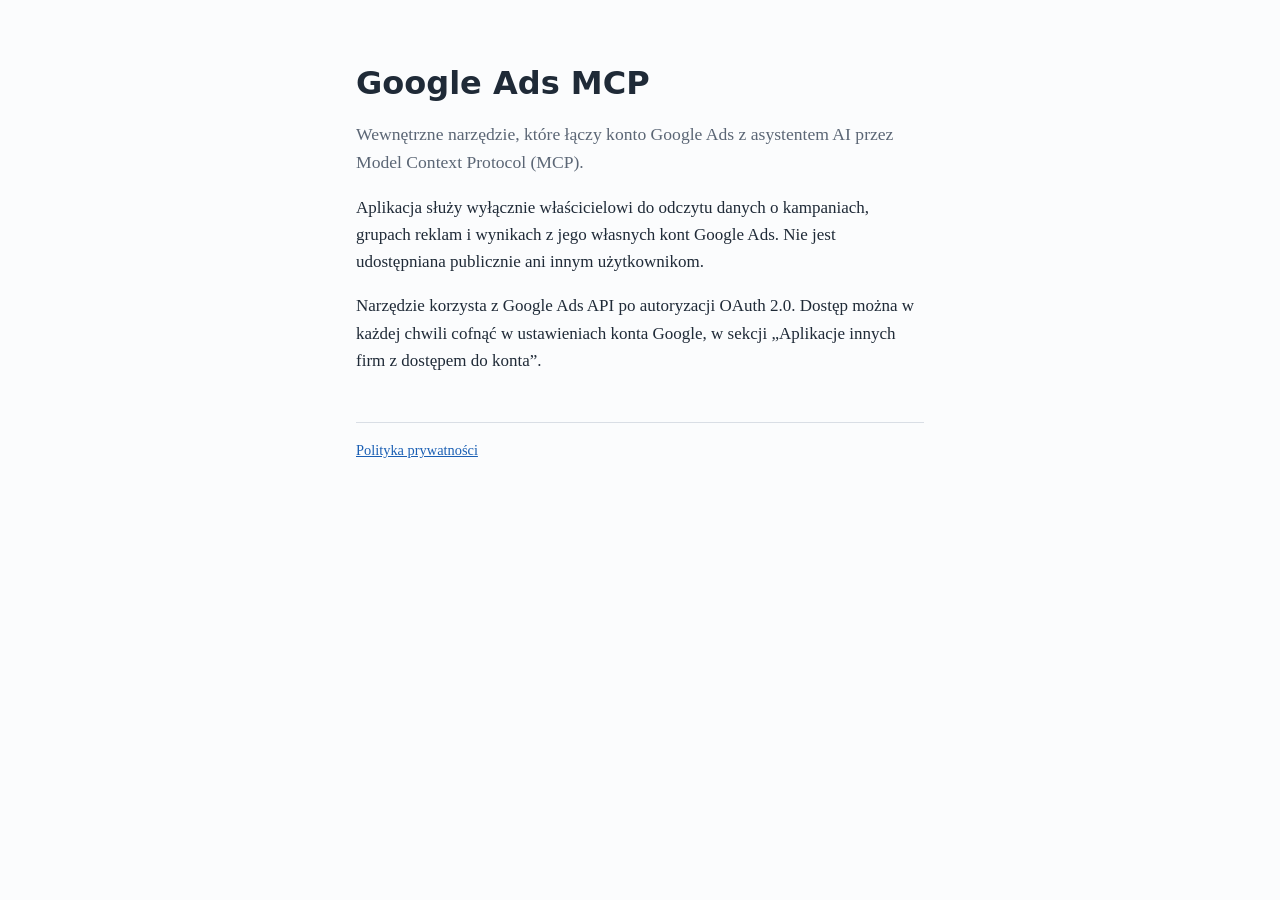
<file: index.html>
<!doctype html>
<html lang="pl">
<head>
<meta charset="utf-8">
<meta name="viewport" content="width=device-width, initial-scale=1">
<title>Google Ads MCP</title>
<link rel="stylesheet" href="style.css">
</head>
<body>
<main>
<h1>Google Ads MCP</h1>
<p class="lead">Wewnętrzne narzędzie, które łączy konto Google Ads z asystentem AI przez Model Context Protocol (MCP).</p>
<p>Aplikacja służy wyłącznie właścicielowi do odczytu danych o kampaniach, grupach reklam i wynikach z jego własnych kont Google Ads. Nie jest udostępniana publicznie ani innym użytkownikom.</p>
<p>Narzędzie korzysta z Google Ads API po autoryzacji OAuth 2.0. Dostęp można w każdej chwili cofnąć w ustawieniach konta Google, w sekcji „Aplikacje innych firm z dostępem do konta”.</p>
<footer><a href="privacy.html">Polityka prywatności</a></footer>
</main>
</body>
</html>
</file>
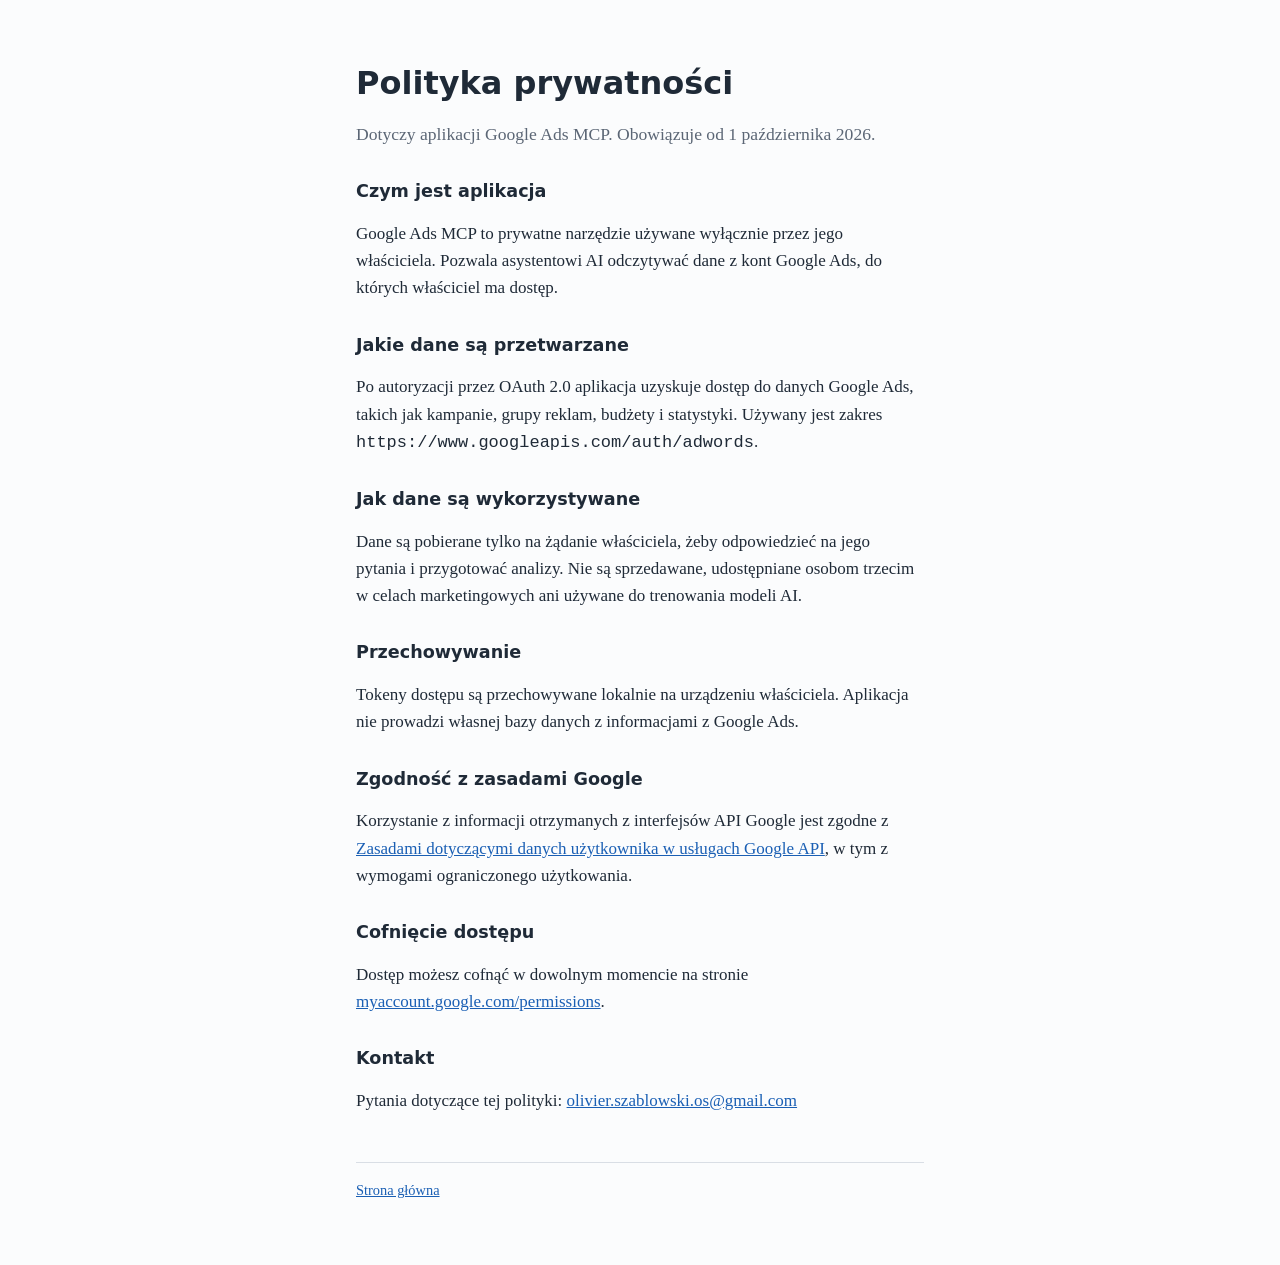
<file: privacy.html>
<!doctype html>
<html lang="pl">
<head>
<meta charset="utf-8">
<meta name="viewport" content="width=device-width, initial-scale=1">
<title>Polityka prywatności – Google Ads MCP</title>
<link rel="stylesheet" href="style.css">
</head>
<body>
<main>
<h1>Polityka prywatności</h1>
<p class="lead">Dotyczy aplikacji Google Ads MCP. Obowiązuje od 1 października 2026.</p>

<h2>Czym jest aplikacja</h2>
<p>Google Ads MCP to prywatne narzędzie używane wyłącznie przez jego właściciela. Pozwala asystentowi AI odczytywać dane z kont Google Ads, do których właściciel ma dostęp.</p>

<h2>Jakie dane są przetwarzane</h2>
<p>Po autoryzacji przez OAuth 2.0 aplikacja uzyskuje dostęp do danych Google Ads, takich jak kampanie, grupy reklam, budżety i statystyki. Używany jest zakres <code>https://www.googleapis.com/auth/adwords</code>.</p>

<h2>Jak dane są wykorzystywane</h2>
<p>Dane są pobierane tylko na żądanie właściciela, żeby odpowiedzieć na jego pytania i przygotować analizy. Nie są sprzedawane, udostępniane osobom trzecim w celach marketingowych ani używane do trenowania modeli AI.</p>

<h2>Przechowywanie</h2>
<p>Tokeny dostępu są przechowywane lokalnie na urządzeniu właściciela. Aplikacja nie prowadzi własnej bazy danych z informacjami z Google Ads.</p>

<h2>Zgodność z zasadami Google</h2>
<p>Korzystanie z informacji otrzymanych z interfejsów API Google jest zgodne z <a href="https://developers.google.com/terms/api-services-user-data-policy">Zasadami dotyczącymi danych użytkownika w usługach Google API</a>, w tym z wymogami ograniczonego użytkowania.</p>

<h2>Cofnięcie dostępu</h2>
<p>Dostęp możesz cofnąć w dowolnym momencie na stronie <a href="https://myaccount.google.com/permissions">myaccount.google.com/permissions</a>.</p>

<h2>Kontakt</h2>
<p>Pytania dotyczące tej polityki: <a href="mailto:olivier.szablowski.os@gmail.com">olivier.szablowski.os@gmail.com</a></p>

<footer><a href="index.html">Strona główna</a></footer>
</main>
</body>
</html>
</file>
<file: style.css>
:root{--ink:#1f2a37;--muted:#5b6675;--line:#d9dee5;--bg:#fbfcfd;--link:#1a5fb4}
@media (prefers-color-scheme:dark){:root{--ink:#e6e9ee;--muted:#a3acb8;--line:#33404f;--bg:#141a21;--link:#8ab4f8}}
*{box-sizing:border-box}
body{margin:0;background:var(--bg);color:var(--ink);font:17px/1.6 "Source Serif 4",Georgia,serif}
main{max-width:38rem;margin:0 auto;padding:4rem 1.25rem}
h1{font:600 2rem/1.2 system-ui,-apple-system,"Segoe UI",sans-serif;margin:0 0 1rem}
h2{font:600 1.1rem/1.3 system-ui,-apple-system,"Segoe UI",sans-serif;margin:2rem 0 .5rem}
p,li{color:var(--ink)}
.lead{color:var(--muted);font-size:1.1rem}
a{color:var(--link)}
footer{margin-top:3rem;padding-top:1rem;border-top:1px solid var(--line);color:var(--muted);font-size:.9rem}
</file>
